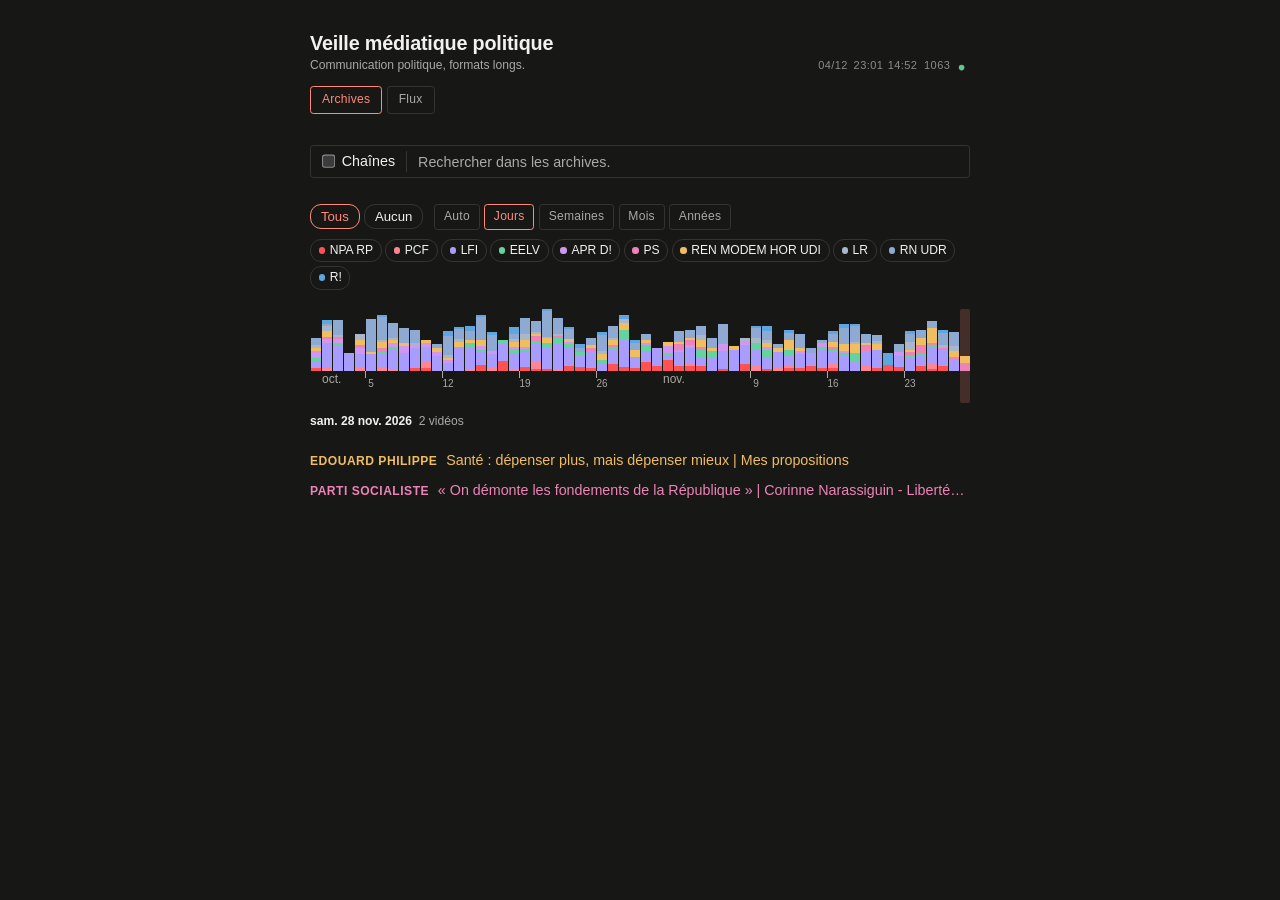
<file: index.html>
<!DOCTYPE html>
<html lang="fr">
<head>
  <meta charset="UTF-8">
  <meta name="viewport" content="width=device-width, initial-scale=1">
  <meta name="description" content="Veille médiatique politique — flux d'actualité agrégés et archives.">
  <link rel="icon" type="image/png" href="favicon/favicon_16x16.png">
  <!-- L'iframe YouTube n'est chargee qu'au clic sur la miniature : une simple
       resolution DNS anticipee suffit, sans ouvrir de connexion. i.ytimg.com
       sert les miniatures, dont certaines sont prechargees a l'arrivee. -->
  <link rel="dns-prefetch" href="https://www.youtube.com">
  <link rel="preconnect" href="https://i.ytimg.com">
  <link rel="stylesheet" type="text/css" href="style.css">
  <link rel="stylesheet" type="text/css" href="timeline.css">
  <title>Veille médiatique politique</title>
  <script defer src="https://cloud.umami.is/script.js" data-website-id="d6c5243d-47b0-4298-970d-29c37ac63b22"></script>
</head>
<body>
  <div id="page">
    <header class="header">
      <h1 class="brand-title">Veille médiatique politique</h1>
      <div class="brand-line">
        <p class="brand-subtitle">Communication politique, formats longs.</p>
        <p class="status">
          <span class="status-update">
            <span id="lastUpdate" class="status-text"></span>
            <span id="updateTimer" class="status-timer" title="Temps restant avant la prochaine mise à jour"></span>
            <span id="archiveCountHeader" class="status-text"></span>
            <span class="status-icon" id="lastUpdateIcon" role="img" aria-label="Dernière mise à jour">
              <svg viewBox="0 0 16 16" aria-hidden="true" focusable="false">
                <circle cx="8" cy="8" r="3.4" fill="currentColor"></circle>
              </svg>
            </span>
          </span>
        </p>
      </div>
      <div class="view-bar">
        <nav class="view-nav">
          <a href="#archives" id="navArchive" class="view-tab">Archives</a>
          <a href="#flux" id="navFeed" class="view-tab">Flux</a>
        </nav>
      </div>
    </header>

    <section id="viewFeed" class="view">
      <main id="feed" class="feed">
        <div class="loading">Chargement du flux…</div>
      </main>
    </section>

    <section id="viewArchive" class="view is-hidden">
      <div class="archive-controls">
        <div class="archive-search">
          <label class="archive-channels">
            <input id="archiveChannels" type="checkbox">
            <span>Chaînes</span>
          </label>
          <input id="archiveFilter" class="archive-filter" type="text" placeholder="Rechercher dans les archives." autocomplete="off">
          <button id="archiveClear" class="archive-clear" type="button" aria-label="Effacer la recherche" title="Effacer la recherche">
            <svg viewBox="0 0 16 16" aria-hidden="true" focusable="false">
              <path d="M4 4l8 8M12 4l-8 8" stroke="currentColor" stroke-width="1.4" stroke-linecap="round"></path>
            </svg>
          </button>
        </div>
        <div class="archive-meta">
          <p class="archive-count status-text" id="archiveCount"></p>
        </div>
      </div>
      <div class="tl-toolbar">
        <div class="tl-line tl-line-all" id="tlAll"></div>
        <div class="tl-switch" id="tlGrans">
          <a href="#" class="tl-sw" data-gran="auto">Auto</a>
          <a href="#" class="tl-sw is-active" data-gran="day">Jours</a>
          <a href="#" class="tl-sw" data-gran="week">Semaines</a>
          <a href="#" class="tl-sw" data-gran="month">Mois</a>
          <a href="#" class="tl-sw" data-gran="year">Années</a>
        </div>
      </div>
      <div class="tl-legend" id="tlLegend"></div>
      <div class="tl-strip" id="tlStrip"></div>
      <div class="tl-detail-head" id="tlDetailHead"></div>
      <main id="archive" class="feed">
        <div class="archive-hint">Chargement des archives…</div>
      </main>
      <div id="tlMore"></div>
    </section>

    <div class="footer"></div>
  </div>
  <script type="text/javascript" src="archives.js"></script>
  <script type="text/javascript" src="script.js"></script>
  <script type="text/javascript" src="timeline.js"></script>
</body>
</html>
</file>
<file: style.css>
/*
 * Design épuré et minimaliste : typographie soignée, espace blanc généreux,
 * séparateurs fins plutôt que cadres, palette réduite au strict nécessaire.
 */

:root {
  color-scheme: dark;
  --ink: #f2f1ed;
  --muted: #aaa9a5;
  --line: #343431;
  --accent: #ff8a7a;
  --on-accent: #171716;
  --live-color: #5ec98a;
  --bg: #171716;
  --meeting-color: #aab5c5;
  --lfi-color: #a99cff;
  --eelv-color: #64d49f;
  --aprd-color: #d197f0;
  --ps-color: #ee83b7;
  --centre-color: #f0bd61;
  --lr-color: #a9b7c9;
  --ed-color: #8faad2;
  --r-color: #5ea6df;
  --pcf-color: #ff8496;
  --nrp-color: #ff5252;
}

* {
  box-sizing: border-box;
}

/* La barre de defilement est toujours reservee : le flux (20 items) est bien
   plus haut que la vue Archives, et sans cela le conteneur centre se recentrait
   de quelques pixels a chaque changement d'onglet. */
html {
  overflow-y: scroll;
}

html, body {
  margin: 0;
  padding: 0;
  background: var(--bg);
  color: var(--ink);
}

body {
  font-family: -apple-system, BlinkMacSystemFont, "Segoe UI", Helvetica, Arial, sans-serif;
  font-size: 14px;
  line-height: 1.45;
  -webkit-font-smoothing: antialiased;
  /* Proportions generales du site agrandies de 10 %. */
  zoom: 1.1;
}

a {
  color: var(--ink);
}

#page {
  max-width: 640px;
  margin: 0 auto;
  padding: 6px 20px 48px 20px;
}

/* Header : un seul systeme typographique pour le titre, la ligne d'etat et les onglets. */

.header {
  position: relative;
  margin-bottom: 5px;
  display: flex;
  flex-direction: column;
}

/* Ligne regroupant le sous-titre et le bloc d'etat (date, minuteur, icone),
   alignes sur la meme ligne avec le sous-titre a gauche et l'etat a droite. */
.brand-line {
  display: flex;
  align-items: center;
  justify-content: space-between;
  gap: 10px;
  margin: 0 0 10px 0;
}

.brand-title {
  margin: 20px 0 0 0;
  font-size: 18px;
  font-weight: 600;
  letter-spacing: -0.01em;
}

.brand-subtitle {
  margin: 0;
  font-size: 11px;
  color: var(--muted);
}

/* Bloc d'etat : plus en position absolue, il vit dans .brand-line a cote du
   sous-titre. La marge droite est geree par le gap du flex parent. */
.status {
  display: flex;
  align-items: center;
  flex-wrap: wrap;
  gap: 4px 10px;
  margin: 0;
}

/* Memes attributs pour la date de mise a jour et le compteur d'archives. */
.status-text {
  color: var(--muted);
  font-size: 11px;
  letter-spacing: 0.02em;
}

/* Libelle de la date de mise a jour : meme teinte discrete et meme taille
   que les autres textes de l'ui. */
.status-label {
  color: var(--muted);
  font-size: 11px;
  letter-spacing: 0.02em;
}

/* L'icone d'horloge remplace le libelle "Dernière mise à jour :". Meme teinte
   discrete que le texte qu'elle precede, collee a la date. */
.status-update {
  display: inline-flex;
  align-items: center;
  gap: 2px;
}

/* Minuteur de la prochaine mise a jour, a gauche du point vert : teinte
   discrete et taille inferieure aux autres textes de l'ui. Pas de largeur
   imposee pour qu'il ne cree pas d'espace blanc inegal avec les valeurs
   voisines ; il est separe d'elles par un simple espace. */
.status-timer {
  color: var(--muted);
  font-size: 10px;
  letter-spacing: 0.04em;
  text-align: right;
  opacity: 0.8;
  font-variant-numeric: tabular-nums;
  -webkit-font-feature-settings: "tnum";
  font-feature-settings: "tnum";
  /* Un peu plus d'espace entre le minuteur et le compteur d'entrees. */
  margin-right: 4px;
}

/* La date et l'heure de mise a jour reprennent le style du minuteur voisin
   (taille, interlettrage, opacite, chiffres a chasse fixe) pour que les deux
   textes restent alignes. */
.status-update .status-text {
  font-size: 10px;
  letter-spacing: 0.04em;
  opacity: 0.8;
  font-variant-numeric: tabular-nums;
  -webkit-font-feature-settings: "tnum";
  font-feature-settings: "tnum";
}

/* Point vert : pas de padding lateraux pour qu'il reste colle au compteur
   par un simple espace, comme les autres valeurs de la ligne. */
.status-icon {
  padding: 0;
}

/* Point vert "en direct" : un rond discret qui pulse tres lentement pour
   signaler que le flux est suivi, sans distraire du contenu. */
.status-icon {
  display: inline-flex;
  position: relative;
  top: 1px;
  padding: 0 2px;
  border-radius: 3px;
  color: var(--live-color);
}

.status-icon svg {
  display: block;
  width: 12px;
  height: 12px;
  animation: veille-live-pulse 6s ease-in-out infinite;
}

@keyframes veille-live-pulse {
  0% {
    opacity: 0.35;
  }
  50% {
    opacity: 1;
  }
  100% {
    opacity: 0.35;
  }
}

/* Pendant une requete sur flux.xml, le point clignote lentement, trois cycles
   imposes pour que le signal soit toujours visible meme si la requete est
   instantanee. */
.status-icon.is-updating svg {
  animation: veille-live-blink 1.6s ease-in-out 3;
}

@keyframes veille-live-blink {
  0% {
    opacity: 1;
  }
  50% {
    opacity: 0.12;
  }
  100% {
    opacity: 1;
  }
}

/* Meme flash que l'heure quand le flux change, mais le point revient a sa
   teinte verte (et non grise). */
.status-icon.is-updated {
  animation: veille-icon-flash 2.6s ease-out;
}

@keyframes veille-icon-flash {
  0% {
    color: var(--accent);
    background-color: rgba(255, 138, 122, 0.18);
    text-shadow: 0 0 6px rgba(255, 138, 122, 0.5);
  }
  100% {
    color: var(--live-color);
    background-color: rgba(255, 138, 122, 0);
    text-shadow: 0 0 0 rgba(255, 138, 122, 0);
  }
}

/* Le pulse continu est coupe si le systeme demande moins d'animation. Le
   clignotement de mise a jour (trois cycles) et le flash ponctuel restent
   joues : ce sont des signaux brefs, volontairement conserves. */
@media (prefers-reduced-motion: reduce) {
  .status-icon svg {
    animation: none;
  }
}

/* Heure de mise a jour : discret rappel visuel au moment ou flux.xml change.
   Une teinte, un fond et un halo qui s'estompent, sans deplacement ni
   changement de taille, pour ne pas attirer l'oeil sur le reste de la page. */
@keyframes veille-time-flash {
  0% {
    color: var(--accent);
    background-color: rgba(255, 138, 122, 0.18);
    text-shadow: 0 0 6px rgba(255, 138, 122, 0.5);
  }
  100% {
    color: var(--muted);
    background-color: rgba(255, 138, 122, 0);
    text-shadow: 0 0 0 rgba(255, 138, 122, 0);
  }
}

/* Le retrait de is-updated entre deux flashs est indispensable : une classe
   deja posee ne relance pas une animation (voir pulseElement). */
.status-time {
  display: inline-block;
  padding: 0 2px;
  border-radius: 3px;
}

/* Le flash est volontairement joue meme quand le systeme est en mouvement
   reduit : c'est un signal ponctuel et discret de mise a jour du flux. */
.status-time.is-updated {
  animation: veille-time-flash 2.6s ease-out;
}

/* Feed */

.feed {
  display: flex;
  flex-direction: column;
}

.item {
  padding: 18px 16px;
  border-top: 1px solid var(--line);
}

.item:first-child {
  border-top: none;
}

/* Ligne d'en-tete d'un item du flux : date puis nom de chaine, groupes a
   gauche. */
.top {
  display: flex;
  align-items: baseline;
  justify-content: flex-start;
  gap: 10px;
  margin-bottom: 4px;
}

.author {
  color: var(--muted);
  font-size: 11px;
  font-weight: 600;
  text-transform: uppercase;
  letter-spacing: 0.04em;
}

.date {
  flex-shrink: 0;
  color: var(--muted);
  font-size: 11px;
  white-space: nowrap;
}

.title {
  margin: 0 0 4px 0;
  font-size: 15px;
  line-height: 1.35;
  font-weight: 600;
}

.title a {
  text-decoration: none;
}

.title a:hover {
  text-decoration: underline;
}

.desc {
  margin: 0;
  color: var(--muted);
  font-size: 13px;
  line-height: 1.5;
  white-space: pre-line;
}

/* Les url des descriptions sont remplacees par un lien "lien" : discret,
   meme teinte que le texte, souligne pour rester identifiable. */
.desc a {
  color: var(--muted);
  text-decoration: underline;
}

/* Onglet Flux : nom de chaine, date et titre prennent le style et la taille
   du texte de description, pour un rendu uniforme. Le bloc est limite a
   #viewFeed : la vue Archives (sous #viewArchive) conserve sa mise en page. */
#viewFeed .author,
#viewFeed .date,
#viewFeed .title {
  color: var(--muted);
  font-size: 12px;
  font-weight: 400;
  line-height: 1.4;
  text-transform: none;
  letter-spacing: normal;
}

#viewFeed .title a {
  color: var(--muted);
}

/* La date de publication du flux est un peu plus discrete que le reste. */
#viewFeed .date {
  font-size: 11px;
}

/* Auteur et titre ressortent en gras dans le flux ; la date reste normale. */
#viewFeed .author,
#viewFeed .title {
  font-weight: 700;
}

/* Onglet Flux : entrees plus compactes et texte plus petit, pour condenser la
   liste ; le separateur horizontal entre items est retire. Le bloc est limite
   a #viewFeed : la vue Archives garde son rendu. */
#viewFeed .item {
  padding: 10px 16px;
  border-top: none;
}

#viewFeed .top,
#viewFeed .title {
  margin-bottom: 2px;
}

#viewFeed .desc {
  font-size: 12px;
  line-height: 1.45;
}

.youtube-player {
  width: calc(100% + 32px);
  margin: 12px -16px 0 -16px;
  padding: 0;
}

.youtube-player iframe {
  display: block;
  width: 100%;
  aspect-ratio: 16 / 9;
  height: auto;
  border: none;
}

.yt-facade {
  position: relative;
  display: block;
  width: 100%;
  aspect-ratio: 16 / 9;
  background: #000;
  overflow: hidden;
  cursor: pointer;
}

.yt-facade img {
  position: absolute;
  top: 0;
  left: 0;
  display: block;
  width: 100%;
  height: 100%;
  max-width: none;
  object-fit: cover;
}

.yt-play {
  position: absolute;
  top: 50%;
  left: 50%;
  width: 64px;
  height: 44px;
  margin: -22px 0 0 -32px;
  border-radius: 12px;
  background: rgba(0, 0, 0, 0.7);
}

.yt-play::after {
  content: "";
  position: absolute;
  top: 12px;
  left: 25px;
  border-style: solid;
  border-width: 10px 0 10px 16px;
  border-color: transparent transparent transparent #fff;
}

.yt-facade:hover .yt-play {
  background: #f00;
}

.error, .loading, .archive-hint {
  padding: 3px 16px;
  color: var(--muted);
  font-size: 13px;
}

.error {
  color: var(--accent);
}

.footer {
  height: 1px;
}

/* Bascule Flux / Archives : les onglets a gauche, la date de mise a jour
   a droite, sur la meme ligne. */
.view-bar {
  display: flex;
  align-items: center;
  justify-content: space-between;
  gap: 10px;
  margin: 0 0 8px 0;
}

.view-nav {
  display: flex;
  gap: 4px;
  margin: 0;
}

.view-tab {
  padding: 4px 10px;
  border: 1px solid var(--line);
  border-radius: 3px;
  color: var(--muted);
  font-size: 11px;
  letter-spacing: 0.02em;
  text-decoration: none;
}

.view-tab:hover {
  color: var(--ink);
}

.view-tab.is-active {
  border-color: var(--accent);
  color: var(--accent);
}

.view.is-hidden,
.status-text.is-hidden {
  display: none;
}

/* Archives */

.archive-controls {
  /* Un peu d'air au-dessus et en dessous : la zone de recherche ne colle plus
     au titre ni aux controles de la frise. */
  margin: 20px 0 20px 0;
}

/* Zone de recherche : le champ occupe toute la largeur du cadre. */
.archive-search {
  display: flex;
  align-items: center;
  width: 100%;
  padding: 0 10px;
  border: 1px solid var(--line);
  border-radius: 3px;
  background: transparent;
}



.archive-filter {
  flex: 1;
  min-width: 0;
  padding: 7px 0;
  border: none;
  background: transparent;
  color: var(--ink);
  font-family: inherit;
  font-size: 13px;
}

.archive-filter:focus {
  outline: none;
}

.archive-filter::placeholder {
  color: var(--muted);
}

/* Bouton d'effacement du champ : une croix discrete a droite, toujours
   visible pour vider la recherche d'un clic. */
.archive-clear {
  display: flex;
  flex: 0 0 auto;
  align-items: center;
  justify-content: center;
  width: 24px;
  height: 24px;
  margin-left: 8px;
  padding: 0;
  border: none;
  border-radius: 3px;
  background: transparent;
  color: var(--muted);
  cursor: pointer;
}

.archive-clear:hover,
.archive-clear:focus {
  color: var(--ink);
}

.archive-clear:focus {
  outline: 1px solid var(--accent);
  outline-offset: 1px;
}

.archive-clear svg {
  display: block;
  width: 15px;
  height: 15px;
}

/* Case "Chaînes" dans le cadre de recherche, a gauche du champ : un trait
   vertical la separe de la saisie. Son libelle reprend la taille et la
   couleur du texte saisi dans le champ. Cochee, il prend la couleur d'accent ;
   accent-color colore la case elle-meme sur les navigateurs recents, les
   autres gardent la case native. */
.archive-channels {
  display: flex;
  flex: 0 0 auto;
  align-items: center;
  gap: 5px;
  margin-right: 10px;
  padding-right: 10px;
  border-right: 1px solid var(--line);
  color: var(--ink);
  font-size: 13px;
  white-space: nowrap;
  cursor: pointer;
  -webkit-user-select: none;
  user-select: none;
}

.archive-channels:hover {
  color: var(--ink);
}

.archive-channels input {
  margin: 0;
  accent-color: var(--accent);
  cursor: pointer;
}

.archive-channels input:checked + span {
  color: var(--accent);
}

/* Ligne meta sous la zone de recherche : exemples a gauche, nombre
   d'entrees a droite. La typographie vient de .status-text, partagee
   avec la ligne d'etat du header. */
.archive-meta {
  display: flex;
  justify-content: flex-end;
  align-items: baseline;
  margin: 3px 6px 0 0;
  width: 100%;
}

.archive-examples {
  margin: 0 0 0 6px;
}

.archive-count {
  margin: 0;
}

/* Couleur de la source : la pastille a ete retiree, seul le nom
   porte la teinte du groupe. Dans le flux, le nom de la chaine reste
   neutre ; seules les archives sont teintees. */

.archives-item .author.meeting { color: var(--meeting-color); }
.archives-item .author.lfi { color: var(--lfi-color); }
.archives-item .author.eelv { color: var(--eelv-color); }
.archives-item .author.aprd { color: var(--aprd-color); }
.archives-item .author.ps { color: var(--ps-color); }
.archives-item .author.centre { color: var(--centre-color); }
.archives-item .author.lr { color: var(--lr-color); }
.archives-item .author.ed { color: var(--ed-color); }
.archives-item .author.r { color: var(--r-color); }
.archives-item .author.pcf { color: var(--pcf-color); }
.archives-item .author.nr { color: var(--nrp-color); }

/* Vue Archives : un resultat tient sur une seule ligne. Le nom de la source
   et la date ne se coupent pas ; le titre se tronque par des points de
   suspension pour rester lisible sans jamais passer a la ligne. */
.archives-item {
  display: flex;
  flex-wrap: wrap;
  align-items: baseline;
  gap: 4px 8px;
  border-top: none;
  padding: 4px 0;
  white-space: nowrap;
}

.archives-item .author {
  cursor: pointer;
}

.archives-item .author,
.archives-item .date {
  flex-shrink: 0;
}

.archives-item .archive-title {
  flex: 1;
  min-width: 0;
  overflow: hidden;
  text-overflow: ellipsis;
  text-decoration: none;
  font-size: 13px;
}

.archives-item .archive-title:hover {
  text-decoration: underline;
}

/* Le titre cliquable reprend la teinte de sa source, comme le nom. */
.archives-item.meeting .archive-title { color: var(--meeting-color); }
.archives-item.lfi .archive-title { color: var(--lfi-color); }
.archives-item.eelv .archive-title { color: var(--eelv-color); }
.archives-item.aprd .archive-title { color: var(--aprd-color); }
.archives-item.ps .archive-title { color: var(--ps-color); }
.archives-item.centre .archive-title { color: var(--centre-color); }
.archives-item.lr .archive-title { color: var(--lr-color); }
.archives-item.ed .archive-title { color: var(--ed-color); }
.archives-item.r .archive-title { color: var(--r-color); }
.archives-item.pcf .archive-title { color: var(--pcf-color); }
.archives-item.nr .archive-title { color: var(--nrp-color); }

/* Le lecteur video reste pleine largeur, sous la ligne. */
.archives-item .youtube-player {
  flex-basis: 100%;
  width: 100%;
  margin: 10px 0 0 0;
}
</file>
<file: timeline.css>
/* Onglet Frise : styles propres, charges par timeline.js. Reprend les
   variables et le theme sombre de style.css ; aucune regle existante n'est
   modifiee. */

/* Couleur de famille portee par la variable --gc, lue par tous les elements
   (segments, pastilles, points, titres). */
.g-meeting { --gc: var(--meeting-color); }
.g-lfi { --gc: var(--lfi-color); }
.g-eelv { --gc: var(--eelv-color); }
.g-aprd { --gc: var(--aprd-color); }
.g-ps { --gc: var(--ps-color); }
.g-centre { --gc: var(--centre-color); }
.g-lr { --gc: var(--lr-color); }
.g-ed { --gc: var(--ed-color); }
.g-r { --gc: var(--r-color); }
.g-pcf { --gc: var(--pcf-color); }
.g-nr { --gc: var(--nrp-color); }

/* Barre d'outils : echelle de la frise */

.tl-toolbar {
  display: flex;
  align-items: center;
  flex-wrap: wrap;
  gap: 6px 10px;
  margin: 0 0 8px 0;
}

.tl-switch {
  display: flex;
  gap: 4px;
}

.tl-switch a {
  padding: 3px 8px;
  border: 1px solid var(--line);
  border-radius: 3px;
  color: var(--muted);
  font-size: 11px;
  letter-spacing: 0.02em;
  text-decoration: none;
}

.tl-switch a:hover {
  color: var(--ink);
}

.tl-switch a.is-active {
  border-color: var(--accent);
  color: var(--accent);
}

/* Pastilles de familles (legende + filtre) : "Tous" et "Aucun" sont dans la
   barre d'outils avec l'echelle, les familles sur la ligne suivante. */

.tl-legend {
  display: block;
  margin: 0 0 10px 0;
}

.tl-line {
  display: flex;
  flex-wrap: wrap;
  gap: 4px;
}

.tl-toolbar .tl-line {
  flex: 0 0 auto;
}

/* Les familles tiennent sur une seule ligne, sous la barre d'outils : leurs
   pastilles sont un peu plus compactes que "Tous" et "Aucun" pour que tout
   rentre dans la largeur de la page. Si les compteurs s'allongent, la ligne
   defile horizontalement au lieu de passer a la ligne. */
.tl-line-groups {
  flex-wrap: wrap;
  gap: 3px;
  padding-bottom: 1px;
}

.tl-line-groups .tl-chip {
  flex: 0 0 auto;
  gap: 4px;
  padding: 2px 7px;
  font-size: 11px;
}

.tl-line-groups .tl-chip-dot {
  width: 6px;
  height: 6px;
}

.tl-chip {
  display: inline-flex;
  align-items: center;
  gap: 5px;
  padding: 2px 9px;
  border: 1px solid var(--line);
  border-radius: 10px;
  color: var(--ink);
  font-size: 12px;
  text-decoration: none;
  white-space: nowrap;
}

.tl-chip em {
  color: var(--muted);
  font-style: normal;
}

.tl-chip:hover {
  border-color: var(--gc, var(--accent));
}

.tl-chip-dot {
  width: 7px;
  height: 7px;
  border-radius: 50%;
  background: var(--gc);
}

.tl-chip.is-off {
  opacity: 0.45;
}

.tl-chip.is-off .tl-chip-dot {
  background: transparent;
  box-shadow: inset 0 0 0 1px var(--gc);
}

.tl-chip-all.is-on {
  border-color: var(--accent);
  color: var(--accent);
}

.tl-seg {
  display: block;
  background: var(--gc);
}

/* Frise horizontale */

.tl-strip {
  /* Espacement entre colonnes : exactement 1 px ecran, ni plus ni moins.
     Le zoom 1,1 du <body> rend sinon chaque gap de 1 px fractionnaire
     (1,1 px) : il s'arrondit tantot a 0, tantot a 1 ou 2 px selon la
     colonne. On annule donc ce zoom ici (1,1 x 1/1,1 = 1) ; les tailles de
     la frise sont ecrites deja majorees de 10 % pour garder les memes
     proportions que le reste de la page. */
  zoom: 0.9090909091;
  margin: 0 0 8px 0;
  padding: 7px 0 2px 0;
  overflow-x: auto;
  overflow-y: hidden;
  /* La frise se parcourt a la molette : la barre reste masquee. */
  scrollbar-width: none;
  -ms-overflow-style: none;
  /* border-top: 1px solid var(--line);
  border-bottom: 1px solid var(--line); */
  -webkit-user-select: none;
  user-select: none;
}

.tl-strip::-webkit-scrollbar {
  display: none;
}

.tl-cols {
  display: flex;
  align-items: flex-start;
  /* Espacement force : 1 px, jamais modifie (toutes granularites). */
  gap: 1px;
  column-gap: 1px;
  min-width: min-content;
  /* Curseur main sur toute la frise, y compris l'intervalle entre colonnes. */
  cursor: pointer;
}

.tl-col {
  flex: 0 0 auto;
  position: relative;
  min-width: 8px;
  margin: 0;
  padding: 0;
  border: 0;
  cursor: pointer;
  border-radius: 2px;
}

.tl-gran-week .tl-col {
  min-width: 15px;
}

.tl-gran-month .tl-col {
  min-width: 29px;
}

.tl-gran-year .tl-col {
  min-width: 53px;
}

.tl-col:hover {
  background: rgba(255, 255, 255, 0.07);
}

.tl-col.is-sel {
  background: rgba(255, 138, 122, 0.2);
}

/* Les segments s'empilent depuis le bas de la colonne. */
.tl-bar {
  display: flex;
  flex-direction: column-reverse;
  height: 62px;
  overflow: hidden;
}

.tl-col.is-empty .tl-bar {
  border-bottom: 1px solid var(--line);
}

.tl-tick {
  height: 32px;
  padding-top: 2px;
  color: var(--muted);
  font-size: 12px;
  line-height: 1.15;
  white-space: nowrap;
}

.tl-tick span {
  display: block;
}

/* Coupure : une longue periode sans video est signalee par un trait pointille
   dans le 1 px qui separe deux colonnes (aucun element ne s'intercale : le
   pas entre colonnes reste de 1 px). */
.tl-col.is-after-brk::before {
  content: "";
  position: absolute;
  left: -1px;
  top: 7px;
  height: 48px;
  border-left: 1px dashed var(--line);
  pointer-events: none;
}

/* Repere de semaine (granularite Jours) : petit trait sous la colonne du
   lundi, dans le 1 px qui la separe de la precedente. */
.tl-col.is-wk::after {
  content: "";
  position: absolute;
  left: -1px;
  top: 62px;
  height: 7px;
  border-left: 1px solid var(--muted);
  pointer-events: none;
}

/* Numero du jour affiche sous chaque colonne-lundi (marque de semaine). */
.tl-wknum {
  position: absolute;
  left: 50%;
  top: 70px;
  transform: translateX(-50%);
  color: var(--muted);
  font-size: 10px;
  line-height: 1;
  white-space: nowrap;
  pointer-events: none;
}

/* Liste sous la frise : meme bord gauche que les lignes des archives. */

.tl-detail-head {
  display: flex;
  align-items: baseline;
  justify-content: space-between;
  gap: 10px;
  /* Meme respiration que sous le titre et autour de la recherche, en un peu
     plus discret (14px) pour ne pas detacher la liste de sa frise. */
  margin: 0 0 14px 0;
  color: var(--muted);
  font-size: 11px;
}

.tl-detail-head b {
  color: var(--ink);
  font-weight: 600;
}

.tl-detail-head a {
  color: var(--muted);
}

.tl-dayhead {
  padding: 8px 0 2px 0;
  color: var(--muted);
  font-size: 11px;
  font-weight: 600;
  letter-spacing: 0.02em;
}

.tl-more {
  display: inline-block;
  margin: 6px 0;
  color: var(--accent);
  font-size: 12px;
}
</file>
